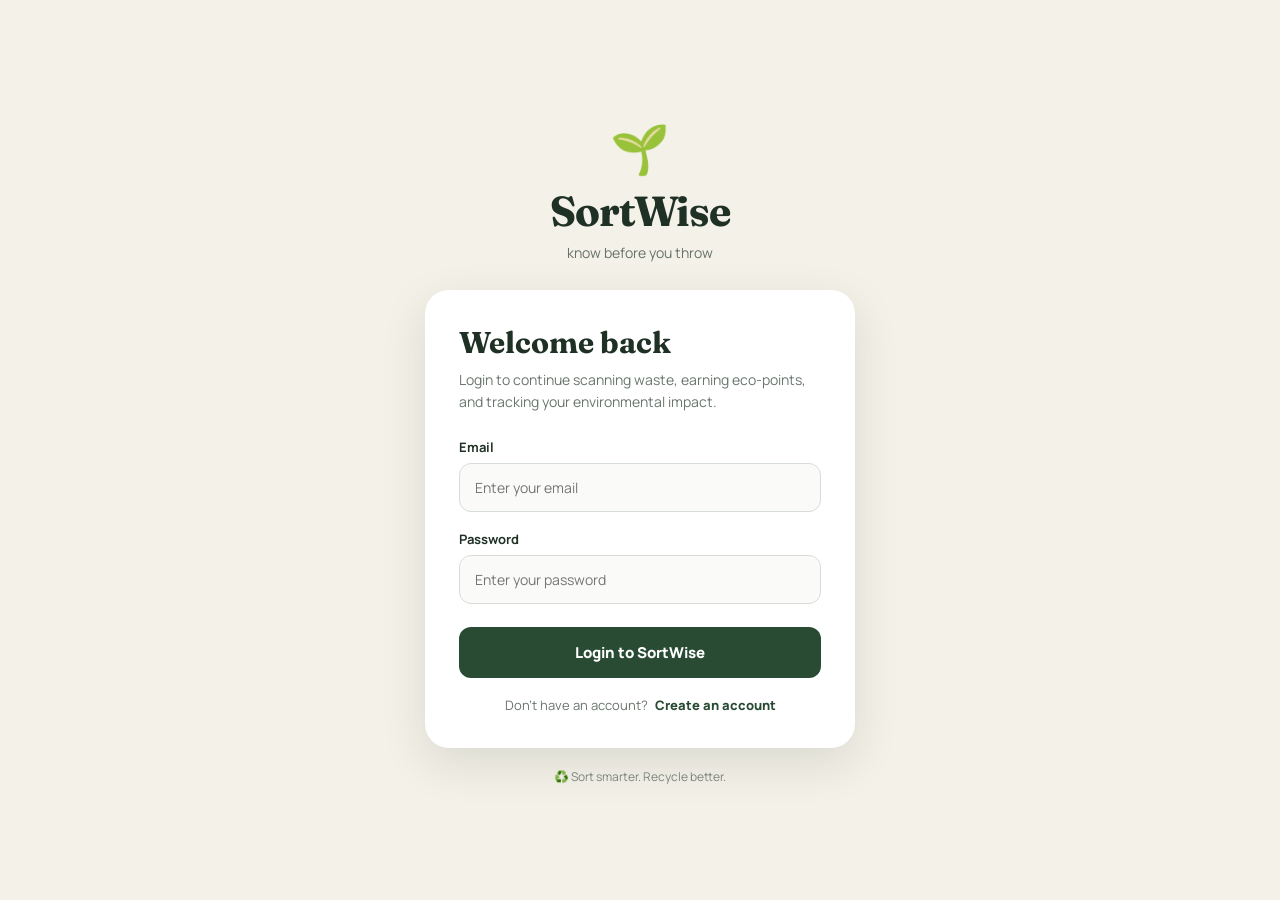
<file: frontend/index.html>
<!DOCTYPE html>

<html lang="en">

<head>

<meta charset="UTF-8" />

<meta
 name="viewport"
 content="width=device-width, initial-scale=1.0"
/>

<title>SortWise — know before you throw</title>

<link rel="preconnect" href="https://fonts.googleapis.com">

<link
    href="https://fonts.googleapis.com/css2?family=Fraunces:opsz,wght@9..144,400;9..144,500;9..144,600;9..144,700&family=Manrope:wght@400;500;600;700;800&display=swap"
    rel="stylesheet"
/>

<link rel="stylesheet" href="style.css" />

<style>

/* =========================================================
   PROFILE MENU
   ========================================================= */

.user-pill {
    position: relative;
}

.profile-menu {
    position: relative;
}

.profile-button {
    display: flex;
    align-items: center;
    gap: 8px;
    border: none;
    background: transparent;
    cursor: pointer;
    font-family: inherit;
    font-size: 14px;
    font-weight: 700;
    padding: 9px 12px;
    border-radius: 10px;
}

.profile-button:hover {
    background: rgba(0, 0, 0, 0.06);
}

.profile-avatar-small {
    width: 32px;
    height: 32px;
    border-radius: 50%;
    display: flex;
    align-items: center;
    justify-content: center;
    background: #315f3a;
    color: white;
    font-weight: 800;
    font-size: 14px;
}

.profile-arrow {
    font-size: 10px;
    margin-left: 2px;
}

.profile-dropdown {
    display: none;
    position: absolute;
    right: 0;
    top: calc(100% + 10px);
    width: 270px;
    background: #ffffff;
    border: 1px solid rgba(0, 0, 0, 0.08);
    border-radius: 16px;
    padding: 10px;
    box-shadow: 0 16px 40px rgba(0, 0, 0, 0.15);
    z-index: 9999;
}

.profile-dropdown.show {
    display: block;
}

.profile-info {
    display: flex;
    align-items: center;
    gap: 12px;
    padding: 12px;
}

.profile-avatar-large {
    width: 46px;
    height: 46px;
    min-width: 46px;
    border-radius: 50%;
    display: flex;
    align-items: center;
    justify-content: center;
    background: #315f3a;
    color: white;
    font-size: 19px;
    font-weight: 800;
}

.profile-user-name {
    font-size: 15px;
    font-weight: 800;
    color: #222;
}

.profile-user-email {
    font-size: 12px;
    color: #777;
    margin-top: 3px;
    word-break: break-word;
}

.profile-divider {
    height: 1px;
    background: #eeeeee;
    margin: 7px 4px;
}

.profile-dropdown-item {
    display: flex;
    align-items: center;
    gap: 10px;
    width: 100%;
    padding: 11px 12px;
    border: none;
    background: transparent;
    border-radius: 10px;
    text-decoration: none;
    color: #333;
    font-family: inherit;
    font-size: 14px;
    font-weight: 600;
    text-align: left;
    cursor: pointer;
}

.profile-dropdown-item:hover {
    background: #f5f5f5;
}

.profile-dropdown-item.logout-item {
    color: #c0392b;
}

.profile-dropdown-item.logout-item:hover {
    background: #fff0ee;
}

/* Mobile */

@media (max-width: 600px) {

    .profile-dropdown {
        right: -5px;
        width: 250px;
    }

    .profile-button {
        padding: 7px;
    }

    #navUserName {
        display: none;
    }

}


/* =========================================================
   PROFILE PAGE MODAL
   ========================================================= */

.profile-modal {
    position: fixed;
    inset: 0;
    background: rgba(0, 0, 0, 0.45);
    display: flex;
    align-items: center;
    justify-content: center;
    padding: 20px;
    z-index: 10000;
}

.profile-modal.hidden {
    display: none;
}

.profile-modal-card {
    width: 100%;
    max-width: 460px;
    background: white;
    border-radius: 20px;
    padding: 28px;
    box-shadow: 0 20px 60px rgba(0,0,0,0.2);
}

.profile-modal-header {
    display: flex;
    align-items: center;
    justify-content: space-between;
    margin-bottom: 22px;
}

.profile-modal-header h3 {
    margin: 0;
    font-family: "Fraunces", serif;
    font-size: 26px;
}

.profile-close {
    border: none;
    background: #f1f1f1;
    width: 34px;
    height: 34px;
    border-radius: 50%;
    cursor: pointer;
    font-size: 18px;
}

.profile-details {
    display: flex;
    flex-direction: column;
    gap: 12px;
}

.profile-detail-box {
    background: #f7f8f7;
    border-radius: 12px;
    padding: 14px;
}

.profile-detail-label {
    font-size: 11px;
    color: #777;
    margin-bottom: 5px;
    text-transform: uppercase;
    letter-spacing: 0.5px;
}

.profile-detail-value {
    font-size: 15px;
    font-weight: 700;
    color: #222;
    word-break: break-word;
}

.profile-modal-actions {
    margin-top: 22px;
    display: flex;
    gap: 10px;
}

.profile-modal-actions button {
    flex: 1;
}


/* =========================================================
   DISPOSAL GUIDE - TEXT WRAPPING FIX
   ========================================================= */

.ticket {
    width: 100%;
    max-width: 100%;
    min-width: 0;
    box-sizing: border-box;
}

.ticket-guide-side {
    width: 100%;
    min-width: 0;
    box-sizing: border-box;
    overflow: hidden;
}

.guide-summary {
    width: 100%;
    min-width: 0;
    margin: 0 0 24px;
    line-height: 1.6;
    white-space: normal;
    word-break: normal;
    overflow-wrap: break-word;
}

.guide-steps {
    width: 100%;
    max-width: 100%;
    min-width: 0;
    margin: 0;
    padding: 0;
    display: flex;
    flex-direction: column;
    gap: 22px;
    box-sizing: border-box;
}

.guide-steps li {
    width: 100%;
    max-width: 100%;
    min-width: 0;
    display: flex;
    align-items: flex-start;
    gap: 14px;
    margin: 0;
    padding: 0;
    list-style: none;
    box-sizing: border-box;
}

.guide-steps li > span:first-child {
    flex: 0 0 34px;
    width: 34px;
    height: 34px;
    min-width: 34px;
    display: flex;
    align-items: center;
    justify-content: center;
    border-radius: 50%;
    background: #e5f2e7;
    color: #237044;
    font-size: 15px;
    font-weight: 800;
    line-height: 1;
}

.guide-steps li > span:last-child {
    flex: 1 1 auto;
    width: auto;
    min-width: 0;
    display: block;
    box-sizing: border-box;
}

.guide-steps .step-title {
    display: block !important;
    width: 100%;
    margin: 0 0 6px;
    font-size: 17px;
    font-weight: 800;
    line-height: 1.35;
    color: #172d20;
    white-space: normal !important;
    word-break: normal !important;
    overflow-wrap: break-word !important;
}

.guide-steps .step-detail {
    display: block !important;
    width: 100%;
    font-size: 15px;
    font-weight: 400;
    line-height: 1.65;
    color: #64736b;
    white-space: normal !important;
    word-break: normal !important;
    overflow-wrap: break-word !important;
}

.guide-avoid {
    width: 100%;
    min-width: 0;
    box-sizing: border-box;
    margin-top: 24px;
    word-break: normal;
    overflow-wrap: break-word;
}

.guide-avoid p,
.guide-avoid li {
    white-space: normal;
    word-break: normal;
    overflow-wrap: break-word;
}

/* Make the result ticket use two proper columns on desktop */
@media (min-width: 801px) {
    .ticket {
        display: grid;
        grid-template-columns: minmax(0, 0.9fr) minmax(0, 1.1fr);
        align-items: stretch;
        gap: 0;
    }

    .ticket-stamp-side,
    .ticket-guide-side {
        min-width: 0;
        width: 100%;
    }

    .ticket-guide-side {
        padding-left: 28px;
    }
}

/* Mobile: one column, full readable width */
@media (max-width: 800px) {
    .ticket {
        display: flex;
        flex-direction: column;
    }

    .ticket-divider {
        width: 100%;
        height: 1px;
        margin: 24px 0;
    }

    .ticket-stamp-side,
    .ticket-guide-side {
        width: 100%;
        min-width: 0;
    }

    .ticket-guide-side {
        padding-left: 0;
    }
}

@media (max-width: 600px) {
    .guide-steps li {
        gap: 12px;
    }

    .guide-steps li > span:first-child {
        flex-basis: 32px;
        width: 32px;
        min-width: 32px;
        height: 32px;
    }

    .guide-steps .step-title {
        font-size: 16px;
    }

    .guide-steps .step-detail {
        font-size: 14px;
        line-height: 1.6;
    }
}

</style>

</head>

<body>

<!-- =========================================================
     AUTHENTICATION CHECK
     ========================================================= -->

<script>

(function () {

    const token =
        localStorage.getItem("sortwiseToken");

    const loggedIn =
        localStorage.getItem("sortwiseLoggedIn");


    /*
     * If there is no login token,
     * redirect to login page.
     */

    if (!token || loggedIn !== "true") {

        window.location.replace("login.html");

    }

})();

</script>

<!-- =========================================================
     VERIFICATION BANNER
     ========================================================= -->

<div
    id="verifyBanner"
    class="verify-banner hidden"
>


⚠️ Class labels are unverified — the backend is guessing
which prediction index maps to which category.
Run <code>find_class_order.py</code> and update
<code>config.py</code> before trusting results.


</div>

<!-- =========================================================
     TOP BAR
     ========================================================= -->

<header class="topbar">

<div class="brand">


<span class="brand-mark">🌱</span>

<span class="brand-name">
    SortWise
</span>


</div>

<!-- =========================================================
     USER PROFILE / MENU
     ========================================================= -->

<div
    class="user-pill"
    id="userPill"
>


<div class="profile-menu">


    <button
        id="profileButton"
        class="profile-button"
        type="button"
        onclick="toggleProfileMenu()"
    >

        <span
            class="profile-avatar-small"
            id="profileAvatarSmall"
        >
            U
        </span>

        <span id="navUserName">
            Profile
        </span>

        <span class="profile-arrow">
            ▼
        </span>

    </button>



    <!-- =================================================
         PROFILE DROPDOWN
         ================================================= -->

    <div
        class="profile-dropdown"
        id="profileDropdown"
    >


        <div class="profile-info">


            <div
                class="profile-avatar-large"
                id="profileAvatarLarge"
            >
                U
            </div>


            <div>

                <div
                    class="profile-user-name"
                    id="dropdownUserName"
                >
                    User
                </div>


                <div
                    class="profile-user-email"
                    id="dropdownUserEmail"
                >
                    Loading...
                </div>

            </div>


        </div>


        <div class="profile-divider"></div>


        <button
            class="profile-dropdown-item"
            type="button"
            onclick="openProfile()"
        >

            👤

            <span>
                My Profile
            </span>

        </button>


        <button
            class="profile-dropdown-item logout-item"
            type="button"
            onclick="logout()"
        >

            🚪

            <span>
                Logout
            </span>

        </button>


    </div>


</div>


<!-- Existing reward information -->

<div
    class="user-stats hidden"
    id="userStats"
>

    <span id="levelTitle">
        Seedling
    </span>

    <span class="dot">
        ·
    </span>

    <span id="pointsTotal">
        0
    </span>

    pts

</div>


</div>

</header>

<!-- =========================================================
     NAVIGATION
     ========================================================= -->

<nav class="tabs">

<button
class="tab active"
data-tab="scan"

>


Scan


</button>

<button
class="tab"
data-tab="leaderboard"

>


Leaderboard


</button>

<button
class="tab"
data-tab="history"

>


My history


</button>

</nav>

<!-- =========================================================
     MAIN
     ========================================================= -->

<main>

<!-- =========================================================
     SCAN VIEW
     ========================================================= -->

<section
    id="view-scan"
    class="view active"
>

<div class="hero">


<h1>
    Know what bin it belongs in —
    <em>before</em> you throw it.
</h1>


<p class="hero-sub">

    Upload a photo. We'll tell you if it's recyclable,
    general waste, or e-waste, and exactly what to do next.

</p>


</div>

<!-- IMAGE DROPZONE -->

<div
    class="dropzone"
    id="dropzone"
>


<input
    type="file"
    id="fileInput"
    accept="image/*"
    capture="environment"
    hidden
/>


<div id="dropzoneEmpty">

    <div class="dz-icon">
        📷
    </div>


    <p class="dz-title">
        Drop a photo here, or tap to choose one
    </p>


    <p class="dz-sub">
        JPG, PNG or WEBP — up to 8MB
    </p>

</div>


<img
    id="previewImg"
    class="hidden"
    alt="Selected item preview"
/>


</div>

<!-- SCAN ACTIONS -->

<div class="scan-actions">


<button
    id="classifyBtn"
    class="btn-primary"
    disabled
>
    Classify this item
</button>


<button
    id="resetBtn"
    class="btn-ghost hidden"
>
    Choose another photo
</button>


</div>

<!-- LOADING -->

<div
    id="loadingRow"
    class="loading-row hidden"
>


<div class="spinner"></div>

<span>
    Reading the image…
</span>


</div>

<!-- ERROR -->

<div
    id="errorBox"
    class="error-box hidden"
></div>

<!-- =====================================================
     RESULT TICKET
     ===================================================== -->

<section
    id="resultTicket"
    class="ticket hidden"
>


<div class="ticket-stamp-side">


    <div
        class="stamp"
        id="stamp"
    >

        <span
            class="stamp-label"
            id="stampLabel"
        >
            Recyclable
        </span>

    </div>


    <div class="confidence-row">

        <span id="confidenceText">
            92% confident
        </span>

    </div>


    <div
        id="lowConfidenceNote"
        class="low-conf-note hidden"
    >

        Not fully sure — consider a clearer,
        closer photo of just this item.

    </div>


    <div
        class="prob-bars"
        id="probBars"
    ></div>

    <!-- Grad-CAM Heatmap Section -->
    <div id="gradcamSection" class="gradcam-section hidden">
        <div class="gradcam-header">
            <span class="gradcam-icon">🔍</span>
            <span class="gradcam-title">AI Feature Attention Map</span>
        </div>
        <p id="gradcamLabel" class="gradcam-label">
            Red/yellow areas = what the AI focused on most
        </p>
        <div class="gradcam-img-wrap">
            <img
                id="gradcamImg"
                class="gradcam-img"
                src=""
                alt="Grad-CAM heatmap"
            />
        </div>
        <p class="gradcam-hint">
            🟥 Red = highest attention &nbsp;|&nbsp;
            🟨 Yellow = medium &nbsp;|&nbsp;
            🟦 Blue = low attention
        </p>
    </div>


    <div
        class="points-earned"
        id="pointsEarnedBox"
    >

        <span class="plus">

            +

            <span id="pointsEarnedNum">
                0
            </span>

        </span>


        <span>
            eco-points earned
        </span>

    </div>


    <div
        id="badgeToast"
        class="badge-toast hidden"
    ></div>


</div>


<div
    class="ticket-divider"
    aria-hidden="true"
></div>


<div class="ticket-guide-side">


    <p
        class="guide-summary"
        id="guideSummary"
    ></p>


    <ol
        class="guide-steps"
        id="guideSteps"
    ></ol>


    <div
        class="guide-avoid"
        id="guideAvoid"
    ></div>


</div>


</section>

<!-- =====================================================
     REWARD / GROWTH
     ===================================================== -->

<div
    class="growth-panel"
    id="growthPanel"
>


<div class="growth-header">

    <span id="growthLevelTitle">
        Seedling
    </span>


    <span id="growthPointsLabel">
        0 / 100 pts to next level
    </span>

</div>


<div class="growth-bar">

    <div
        class="growth-fill"
        id="growthFill"
    ></div>

</div>


<div
    class="badges-row"
    id="badgesRow"
></div>


</div>

</section>



<!-- =========================================================
     LEADERBOARD
     ========================================================= -->

<section
    id="view-leaderboard"
    class="view"
>

<h2 class="view-title">
    Community leaderboard
</h2>

<p class="view-sub">
    Everyone chipping in to sort waste correctly.
</p>

<ol
    class="leaderboard-list"
    id="leaderboardList"
></ol>

</section>

<!-- =========================================================
     HISTORY
     ========================================================= -->

<section
    id="view-history"
    class="view"
>

<h2 class="view-title">
    Your scan history
</h2>

<p
    class="view-sub"
    id="historySub"
>
    Set your name to start tracking scans.
</p>

<ul
    class="history-list"
    id="historyList"
></ul>

</section>

</main>


<!-- =========================================================
     SORTWISE AI FLOATING CHATBOT
     ========================================================= -->

<button
    id="chatbotFloatingBtn"
    class="chatbot-floating-btn"
    type="button"
    aria-label="Open SortWise AI Assistant"
    title="SortWise AI Assistant"
>
    🌱
</button>

<div
    id="chatbotWindow"
    class="chatbot-window hidden"
    role="dialog"
    aria-label="SortWise AI Assistant"
>

    <div class="chatbot-header">

        <div class="chatbot-header-info">

            <div class="chatbot-logo">
                🌱
            </div>

            <div class="chatbot-heading">

                <div class="chatbot-title">
                    SortWise AI
                </div>

                <div class="chatbot-online">
                    ● Local AI Assistant
                </div>

            </div>

        </div>

        <div class="chatbot-header-actions">

            <button
                id="chatClearBtn"
                class="chatbot-icon-btn"
                type="button"
                title="Clear conversation"
                aria-label="Clear conversation"
            >
                ↻
            </button>

            <button
                id="chatCloseBtn"
                class="chatbot-icon-btn"
                type="button"
                title="Close chatbot"
                aria-label="Close chatbot"
            >
                ×
            </button>

        </div>

    </div>

    <div
        id="chatMessages"
        class="chat-messages"
        aria-live="polite"
    ></div>

    <div
        id="chatStatus"
        class="chat-status hidden"
    >
        SortWise AI is thinking...
    </div>

    <form
        id="chatForm"
        class="chat-input-area"
    >

        <input
            type="text"
            id="chatInput"
            placeholder="Ask about waste disposal..."
            autocomplete="off"
            maxlength="2000"
            aria-label="Ask SortWise AI"
        >

        <button
            id="chatSendBtn"
            class="chat-send-btn"
            type="submit"
            aria-label="Send message"
            title="Send message"
        >
            ➤
        </button>

    </form>

</div>

<!-- =========================================================
     NAME MODAL
     ========================================================= -->

<div
    id="nameModal"
    class="modal hidden"
>

<div class="modal-card">


<h3>
    What should we call you?
</h3>


<p>
    Used only to track your points and badges
    on this device — no password needed.
</p>


<input
    id="nameInput"
    type="text"
    maxlength="40"
    placeholder="e.g. Aditi"
/>


<div class="modal-actions">


    <button
        id="nameCancelBtn"
        class="btn-ghost"
    >
        Cancel
    </button>


    <button
        id="nameSaveBtn"
        class="btn-primary"
    >
        Save
    </button>


</div>


</div>

</div>

<!-- =========================================================
     PROFILE MODAL
     ========================================================= -->

<div
    id="profileModal"
    class="profile-modal hidden"
>

<div class="profile-modal-card">


<div class="profile-modal-header">


    <h3>
        My Profile
    </h3>


    <button
        class="profile-close"
        type="button"
        onclick="closeProfile()"
    >
        ×
    </button>


</div>


<div class="profile-details">


    <div class="profile-detail-box">

        <div class="profile-detail-label">
            Name
        </div>

        <div
            class="profile-detail-value"
            id="profileNameValue"
        >
            Loading...
        </div>

    </div>


    <div class="profile-detail-box">

        <div class="profile-detail-label">
            Email
        </div>

        <div
            class="profile-detail-value"
            id="profileEmailValue"
        >
            Loading...
        </div>

    </div>


    <div class="profile-detail-box">

        <div class="profile-detail-label">
            Username
        </div>

        <div
            class="profile-detail-value"
            id="profileUsernameValue"
        >
            Loading...
        </div>

    </div>


    <div class="profile-detail-box">

        <div class="profile-detail-label">
            Eco Points
        </div>

        <div
            class="profile-detail-value"
            id="profilePointsValue"
        >
            0 pts
        </div>

    </div>


</div>


<div class="profile-modal-actions">


    <button
        class="btn-ghost"
        type="button"
        onclick="closeProfile()"
    >
        Close
    </button>


    <button
        class="btn-primary"
        type="button"
        onclick="logout()"
    >
        Logout
    </button>


</div>


</div>

</div>



<style>
/* =========================================================
   SORTWISE AI FLOATING CHATBOT
   ========================================================= */

.chatbot-floating-btn {
    position: fixed;
    right: 25px;
    bottom: 25px;
    width: 62px;
    height: 62px;
    border: none;
    border-radius: 50%;
    background: var(--moss);
    color: white;
    font-size: 27px;
    display: flex;
    align-items: center;
    justify-content: center;
    cursor: pointer;
    box-shadow: 0 8px 25px rgba(0, 0, 0, 0.20);
    z-index: 9998;
    transition: transform 0.2s ease, box-shadow 0.2s ease;
}

.chatbot-floating-btn:hover {
    transform: scale(1.08);
    box-shadow: 0 12px 30px rgba(0, 0, 0, 0.25);
}

.chatbot-floating-btn:active {
    transform: scale(0.95);
}

.chatbot-floating-btn.hidden {
    display: none;
}

.chatbot-window {
    position: fixed;
    right: 25px;
    bottom: 100px;
    width: 370px;
    height: 530px;
    background: var(--paper);
    border: 1px solid var(--line);
    border-radius: 18px;
    overflow: hidden;
    display: flex;
    flex-direction: column;
    box-shadow: 0 18px 55px rgba(0, 0, 0, 0.22);
    z-index: 9999;
    animation: sortwiseChatOpen 0.2s ease;
}

.chatbot-window.hidden {
    display: none;
}

@keyframes sortwiseChatOpen {
    from {
        opacity: 0;
        transform: translateY(15px) scale(0.97);
    }
    to {
        opacity: 1;
        transform: translateY(0) scale(1);
    }
}

.chatbot-header {
    min-height: 68px;
    padding: 12px 14px;
    display: flex;
    align-items: center;
    justify-content: space-between;
    background: var(--moss);
    color: white;
}

.chatbot-header-info {
    display: flex;
    align-items: center;
    gap: 10px;
}

.chatbot-logo {
    width: 40px;
    height: 40px;
    border-radius: 50%;
    display: flex;
    align-items: center;
    justify-content: center;
    background: rgba(255, 255, 255, 0.17);
    font-size: 21px;
}

.chatbot-title {
    font-size: 15px;
    font-weight: 700;
    line-height: 1.2;
}

.chatbot-online {
    margin-top: 3px;
    font-size: 10px;
    opacity: 0.85;
}

.chatbot-header-actions {
    display: flex;
    align-items: center;
    gap: 3px;
}

.chatbot-icon-btn {
    width: 32px;
    height: 32px;
    border: none;
    border-radius: 50%;
    background: transparent;
    color: white;
    cursor: pointer;
    font-size: 20px;
    display: flex;
    align-items: center;
    justify-content: center;
}

.chatbot-icon-btn:hover {
    background: rgba(255, 255, 255, 0.15);
}

.chatbot-icon-btn:disabled {
    opacity: 0.5;
    cursor: not-allowed;
}

.chat-messages {
    flex: 1;
    min-height: 0;
    overflow-y: auto;
    padding: 16px;
    display: flex;
    flex-direction: column;
    gap: 13px;
    background: var(--paper);
}

.chat-messages::-webkit-scrollbar {
    width: 6px;
}

.chat-messages::-webkit-scrollbar-thumb {
    background: var(--line);
    border-radius: 10px;
}

.chat-message {
    display: flex;
    align-items: flex-start;
    gap: 8px;
    max-width: 88%;
    animation: chatMessageIn 0.15s ease;
}

@keyframes chatMessageIn {
    from {
        opacity: 0;
        transform: translateY(4px);
    }
    to {
        opacity: 1;
        transform: translateY(0);
    }
}

.bot-message {
    align-self: flex-start;
}

.user-message {
    align-self: flex-end;
    flex-direction: row-reverse;
}

.chat-avatar {
    width: 30px;
    height: 30px;
    min-width: 30px;
    border-radius: 50%;
    display: flex;
    align-items: center;
    justify-content: center;
    background: var(--moss-soft);
    font-size: 15px;
}

.chat-bubble {
    padding: 10px 12px;
    border-radius: 13px;
    font-size: 13px;
    line-height: 1.55;
    white-space: pre-wrap;
    word-break: break-word;
}

.bot-message .chat-bubble {
    background: var(--stone-soft);
    color: var(--ink);
    border-top-left-radius: 4px;
}

.user-message .chat-bubble {
    background: var(--moss);
    color: white;
    border-top-right-radius: 4px;
}

.chat-status {
    padding: 7px 15px;
    background: var(--paper);
    color: var(--ink-soft);
    font-size: 11px;
    font-style: italic;
}

.chat-status.hidden {
    display: none;
}

.chat-input-area {
    display: flex;
    align-items: center;
    gap: 8px;
    padding: 11px;
    background: var(--paper);
    border-top: 1px solid var(--line);
}

#chatInput {
    flex: 1;
    min-width: 0;
    height: 42px;
    padding: 0 14px;
    border: 1px solid var(--line);
    border-radius: 22px;
    outline: none;
    background: white;
    color: var(--ink);
    font-size: 13px;
}

#chatInput:focus {
    border-color: var(--moss);
}

#chatInput:disabled {
    opacity: 0.6;
    cursor: not-allowed;
}

.chat-send-btn {
    width: 42px;
    height: 42px;
    min-width: 42px;
    border: none;
    border-radius: 50%;
    background: var(--moss);
    color: white;
    cursor: pointer;
    font-size: 17px;
    display: flex;
    align-items: center;
    justify-content: center;
}

.chat-send-btn:hover {
    opacity: 0.9;
}

.chat-send-btn:disabled {
    opacity: 0.5;
    cursor: not-allowed;
}

@media (max-width: 600px) {
    .chatbot-floating-btn {
        right: 18px;
        bottom: 18px;
        width: 56px;
        height: 56px;
        font-size: 24px;
    }

    .chatbot-window {
        left: 10px;
        right: 10px;
        bottom: 84px;
        width: auto;
        height: min(540px, 72vh);
        border-radius: 16px;
    }

    .chat-message {
        max-width: 92%;
    }
}
</style>

<!-- =========================================================
     SCRIPT
     ========================================================= -->

<script src="script.js"></script>

<!-- =========================================================
     PROFILE + LOGOUT FUNCTIONS
     ========================================================= -->

<script>


/* =========================================================
   USER DATA
   ========================================================= */

function getStoredUser() {

    try {

        const storedUser =
            localStorage.getItem("sortwiseUser");

        if (!storedUser) {
            return null;
        }

        return JSON.parse(storedUser);

    } catch (error) {

        console.error(
            "Unable to read stored user:",
            error
        );

        return null;

    }

}


/* =========================================================
   LOAD USER INFORMATION
   ========================================================= */

function loadUserInformation() {

    const user =
        getStoredUser();


    if (!user) {

        setDefaultUser();

        return;

    }


    /*
     * Support common property names.
     */

    const name =
        user.name ||
        user.full_name ||
        user.fullName ||
        user.username ||
        "User";


    const email =
        user.email ||
        user.email_address ||
        "";


    const username =
        user.username ||
        user.user_name ||
        name;


    /*
     * Update navbar
     */

    const navUserName =
        document.getElementById("navUserName");

    if (navUserName) {
        navUserName.textContent = name;
    }


    /*
     * Update dropdown
     */

    const dropdownUserName =
        document.getElementById("dropdownUserName");

    if (dropdownUserName) {
        dropdownUserName.textContent = name;
    }


    const dropdownUserEmail =
        document.getElementById("dropdownUserEmail");

    if (dropdownUserEmail) {

        dropdownUserEmail.textContent =
            email || "Logged in user";

    }


    /*
     * Update avatars
     */

    const firstLetter =
        name.charAt(0).toUpperCase();


    const smallAvatar =
        document.getElementById(
            "profileAvatarSmall"
        );

    const largeAvatar =
        document.getElementById(
            "profileAvatarLarge"
        );


    if (smallAvatar) {
        smallAvatar.textContent = firstLetter;
    }


    if (largeAvatar) {
        largeAvatar.textContent = firstLetter;
    }


    /*
     * Update profile modal
     */

    const profileNameValue =
        document.getElementById(
            "profileNameValue"
        );

    const profileEmailValue =
        document.getElementById(
            "profileEmailValue"
        );

    const profileUsernameValue =
        document.getElementById(
            "profileUsernameValue"
        );


    if (profileNameValue) {
        profileNameValue.textContent = name;
    }


    if (profileEmailValue) {
        profileEmailValue.textContent =
            email || "Not available";
    }


    if (profileUsernameValue) {
        profileUsernameValue.textContent =
            username || "Not available";
    }


    /*
     * Eco points
     */

    const points =
        user.points ||
        user.eco_points ||
        user.ecoPoints ||
        0;


    const profilePointsValue =
        document.getElementById(
            "profilePointsValue"
        );


    if (profilePointsValue) {

        profilePointsValue.textContent =
            Number(points) + " pts";

    }

}


/* =========================================================
   DEFAULT USER
   ========================================================= */

function setDefaultUser() {

    const navUserName =
        document.getElementById(
            "navUserName"
        );

    if (navUserName) {
        navUserName.textContent = "Profile";
    }


    const dropdownUserName =
        document.getElementById(
            "dropdownUserName"
        );

    if (dropdownUserName) {
        dropdownUserName.textContent = "User";
    }


    const dropdownUserEmail =
        document.getElementById(
            "dropdownUserEmail"
        );

    if (dropdownUserEmail) {
        dropdownUserEmail.textContent =
            "Logged in user";
    }

}


/* =========================================================
   TOGGLE PROFILE DROPDOWN
   ========================================================= */

function toggleProfileMenu() {

    const dropdown =
        document.getElementById(
            "profileDropdown"
        );


    if (!dropdown) {
        return;
    }


    dropdown.classList.toggle("show");

}


/* =========================================================
   CLOSE PROFILE DROPDOWN WHEN CLICKING OUTSIDE
   ========================================================= */

document.addEventListener(
    "click",
    function (event) {

        const profileMenu =
            document.querySelector(
                ".profile-menu"
            );


        const dropdown =
            document.getElementById(
                "profileDropdown"
            );


        if (!profileMenu || !dropdown) {
            return;
        }


        if (!profileMenu.contains(event.target)) {

            dropdown.classList.remove(
                "show"
            );

        }

    }
);


/* =========================================================
   OPEN MY PROFILE
   ========================================================= */

function openProfile() {

    const dropdown =
        document.getElementById(
            "profileDropdown"
        );


    if (dropdown) {

        dropdown.classList.remove(
            "show"
        );

    }


    const modal =
        document.getElementById(
            "profileModal"
        );


    if (modal) {

        modal.classList.remove(
            "hidden"
        );

    }


    loadUserInformation();

}


/* =========================================================
   CLOSE MY PROFILE
   ========================================================= */

function closeProfile() {

    const modal =
        document.getElementById(
            "profileModal"
        );


    if (modal) {

        modal.classList.add(
            "hidden"
        );

    }

}


/* =========================================================
   CLOSE PROFILE MODAL WHEN CLICKING BACKDROP
   ========================================================= */

document.addEventListener(
    "click",
    function (event) {

        const modal =
            document.getElementById(
                "profileModal"
            );


        if (
            modal &&
            event.target === modal
        ) {

            closeProfile();

        }

    }
);


/* =========================================================
   LOGOUT
   ========================================================= */

function logout() {

    /*
     * Remove SortWise authentication.
     */

    localStorage.removeItem(
        "sortwiseToken"
    );


    localStorage.removeItem(
        "sortwiseLoggedIn"
    );


    /*
     * Remove logged-in user information.
     */

    localStorage.removeItem(
        "sortwiseUser"
    );


    /*
     * Clear temporary session data.
     */

    sessionStorage.clear();


    /*
     * Redirect to login page.
     */

    window.location.replace(
        "login.html"
    );

}


/* =========================================================
   LOAD USER WHEN PAGE OPENS
   ========================================================= */

document.addEventListener(
    "DOMContentLoaded",
    function () {

        loadUserInformation();

    }
);


</script>

</body>

</html>
</file>
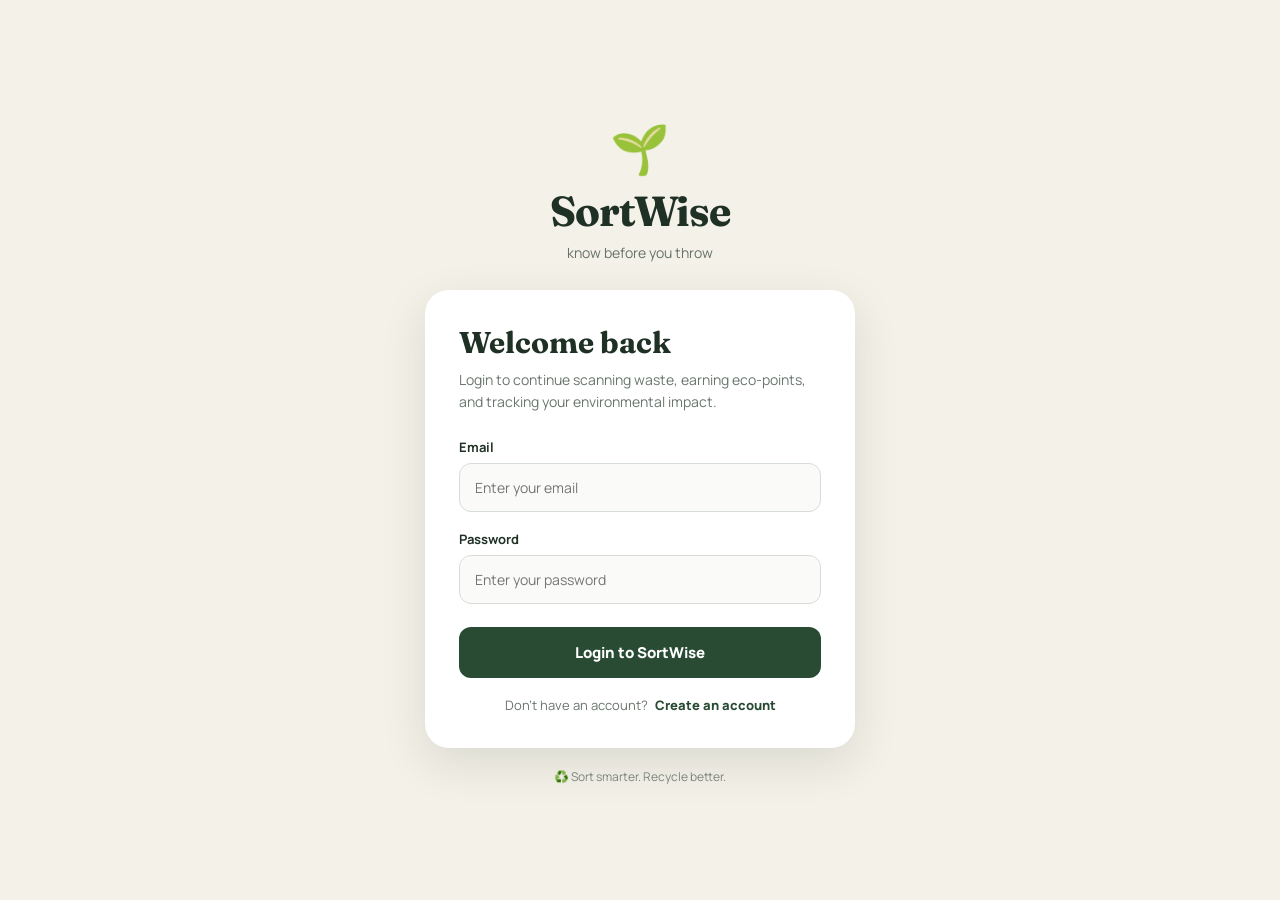
<file: frontend/login.html>
<!DOCTYPE html>
<html lang="en">
<head>
    <meta charset="UTF-8">
    <meta name="viewport" content="width=device-width, initial-scale=1.0">

    <title>SortWise — Login</title>

    <link rel="preconnect" href="https://fonts.googleapis.com">
    <link
        href="https://fonts.googleapis.com/css2?family=Fraunces:opsz,wght@9..144,400;9..144,500;9..144,600;9..144,700&family=Manrope:wght@400;500;600;700;800&display=swap"
        rel="stylesheet"
    >

    <style>
        * {
            box-sizing: border-box;
            margin: 0;
            padding: 0;
        }

        body {
            min-height: 100vh;
            display: flex;
            justify-content: center;
            align-items: center;
            padding: 20px;
            font-family: "Manrope", sans-serif;
            background: #f4f1e8;
            color: #1f3025;
        }

        .login-container {
            width: 100%;
            max-width: 430px;
        }

        .brand {
            text-align: center;
            margin-bottom: 28px;
        }

        .brand-mark {
            font-size: 48px;
            display: block;
            margin-bottom: 5px;
        }

        .brand-name {
            font-family: "Fraunces", serif;
            font-size: 42px;
            font-weight: 700;
            letter-spacing: -1px;
        }

        .tagline {
            margin-top: 6px;
            font-size: 14px;
            color: #667269;
        }

        .login-card {
            background: #ffffff;
            border-radius: 24px;
            padding: 34px;
            box-shadow: 0 15px 45px rgba(31, 48, 37, 0.12);
        }

        .login-card h1 {
            font-family: "Fraunces", serif;
            font-size: 30px;
            margin-bottom: 8px;
        }

        .login-card > p {
            color: #69756d;
            font-size: 14px;
            line-height: 1.6;
            margin-bottom: 25px;
        }

        .form-group {
            margin-bottom: 18px;
        }

        label {
            display: block;
            font-size: 13px;
            font-weight: 700;
            margin-bottom: 7px;
        }

        input {
            width: 100%;
            padding: 14px 15px;
            border: 1px solid #d6ddd7;
            border-radius: 12px;
            outline: none;
            font-family: inherit;
            font-size: 14px;
            background: #fafbf9;
        }

        input:focus {
            border-color: #477657;
            box-shadow: 0 0 0 3px rgba(71, 118, 87, 0.1);
        }

        .login-btn {
            width: 100%;
            border: none;
            border-radius: 12px;
            padding: 15px;
            margin-top: 5px;
            background: #294b34;
            color: white;
            font-family: inherit;
            font-size: 15px;
            font-weight: 800;
            cursor: pointer;
            transition: 0.2s;
        }

        .login-btn:hover {
            background: #1e3b27;
            transform: translateY(-1px);
        }

        .login-btn:disabled {
            opacity: 0.65;
            cursor: not-allowed;
            transform: none;
        }

        .signup-link {
            text-align: center;
            margin-top: 18px;
            color: #69756d;
            font-size: 13px;
        }

        .signup-link a {
            color: #294b34;
            font-weight: 800;
            text-decoration: none;
            margin-left: 4px;
        }

        .signup-link a:hover {
            text-decoration: underline;
        }

        .error-box {
            display: none;
            margin-top: 16px;
            padding: 12px 14px;
            border-radius: 10px;
            background: #fff0ee;
            color: #a23b2f;
            font-size: 13px;
            line-height: 1.5;
        }

        .success-box {
            display: none;
            margin-top: 16px;
            padding: 12px 14px;
            border-radius: 10px;
            background: #edf8ef;
            color: #276238;
            font-size: 13px;
        }

        .footer-text {
            text-align: center;
            margin-top: 20px;
            font-size: 12px;
            color: #7b857e;
        }

        @media (max-width: 500px) {
            .login-card {
                padding: 25px;
            }

            .brand-name {
                font-size: 36px;
            }
        }
    </style>
</head>

<body>

<div class="login-container">

    <div class="brand">
        <span class="brand-mark">🌱</span>
        <div class="brand-name">SortWise</div>
        <div class="tagline">know before you throw</div>
    </div>

    <div class="login-card">

        <h1>Welcome back</h1>

        <p>
            Login to continue scanning waste, earning eco-points,
            and tracking your environmental impact.
        </p>

        <form id="loginForm">

            <div class="form-group">
                <label for="email">Email</label>

                <input
                    type="email"
                    id="email"
                    placeholder="Enter your email"
                    required
                    autocomplete="email"
                >
            </div>

            <div class="form-group">
                <label for="password">Password</label>

                <input
                    type="password"
                    id="password"
                    placeholder="Enter your password"
                    required
                    autocomplete="current-password"
                >
            </div>

            <button
                type="submit"
                id="loginBtn"
                class="login-btn"
            >
                Login to SortWise
            </button>

        </form>

        <div class="signup-link">
            Don't have an account?
            <a href="signup.html">Create an account</a>
        </div>

        <div id="errorBox" class="error-box"></div>

        <div id="successBox" class="success-box"></div>

    </div>

    <div class="footer-text">
        ♻️ Sort smarter. Recycle better.
    </div>

</div>

<script>
const loginForm = document.getElementById("loginForm");
const emailInput = document.getElementById("email");
const passwordInput = document.getElementById("password");
const loginBtn = document.getElementById("loginBtn");

const errorBox = document.getElementById("errorBox");
const successBox = document.getElementById("successBox");


/*
 * If the user is already logged in, don't show the login page again.
 */
(function checkExistingLogin() {
    const token = localStorage.getItem("sortwiseToken");
    const loggedIn = localStorage.getItem("sortwiseLoggedIn");

    if (token && loggedIn === "true") {
        window.location.replace("index.html");
    }
})();


loginForm.addEventListener("submit", async function (e) {
    e.preventDefault();

    hideMessages();

    const email = emailInput.value.trim().toLowerCase();
    const password = passwordInput.value;

    if (!email || !password) {
        showError("Please enter email and password.");
        return;
    }

    loginBtn.disabled = true;
    loginBtn.textContent = "Logging in...";

    try {
        const response = await fetch("/api/login", {
            method: "POST",

            headers: {
                "Content-Type": "application/json",
                "Accept": "application/json"
            },

            body: JSON.stringify({
                email: email,
                password: password
            })
        });

        /*
         * Read as text first.
         * This prevents the confusing:
         * Unexpected token '<'
         * error when Flask accidentally returns HTML.
         */
        const text = await response.text();

        let data;

        try {
            data = JSON.parse(text);
        } catch (jsonError) {
            console.error("Non-JSON response from /api/login:");
            console.error(text);

            showError(
                "Server returned an invalid response. " +
                "Make sure you are opening SortWise through Flask at " +
                "http://127.0.0.1:5000/login.html"
            );

            return;
        }

        if (!response.ok) {
            showError(
                data.error ||
                data.message ||
                "Invalid email or password."
            );

            return;
        }

        const token = data.token || data.access_token;

        if (!token) {
            showError(
                "Login succeeded, but no authentication token was received."
            );

            return;
        }

        /*
         * Save authentication information.
         */
        localStorage.setItem("sortwiseToken", token);
        localStorage.setItem("sortwiseLoggedIn", "true");

        if (data.user) {
            localStorage.setItem(
                "sortwiseUser",
                JSON.stringify(data.user)
            );

            if (data.user.username) {
                localStorage.setItem(
                    "sortwise_username",
                    data.user.username
                );
            }
        }

        showSuccess("Login successful. Opening SortWise...");

        /*
         * Small delay so the success message is visible.
         */
        setTimeout(function () {
            window.location.replace("index.html");
        }, 300);

    } catch (error) {
        console.error("Login error:", error);

        showError(
            "Cannot connect to the SortWise server. " +
            "Please make sure Flask is running."
        );
    } finally {
        loginBtn.disabled = false;
        loginBtn.textContent = "Login to SortWise";
    }
});


function showError(message) {
    errorBox.textContent = message;
    errorBox.style.display = "block";
}


function showSuccess(message) {
    successBox.textContent = message;
    successBox.style.display = "block";
}


function hideMessages() {
    errorBox.textContent = "";
    errorBox.style.display = "none";

    successBox.textContent = "";
    successBox.style.display = "none";
}
</script>

</body>
</html>
</file>
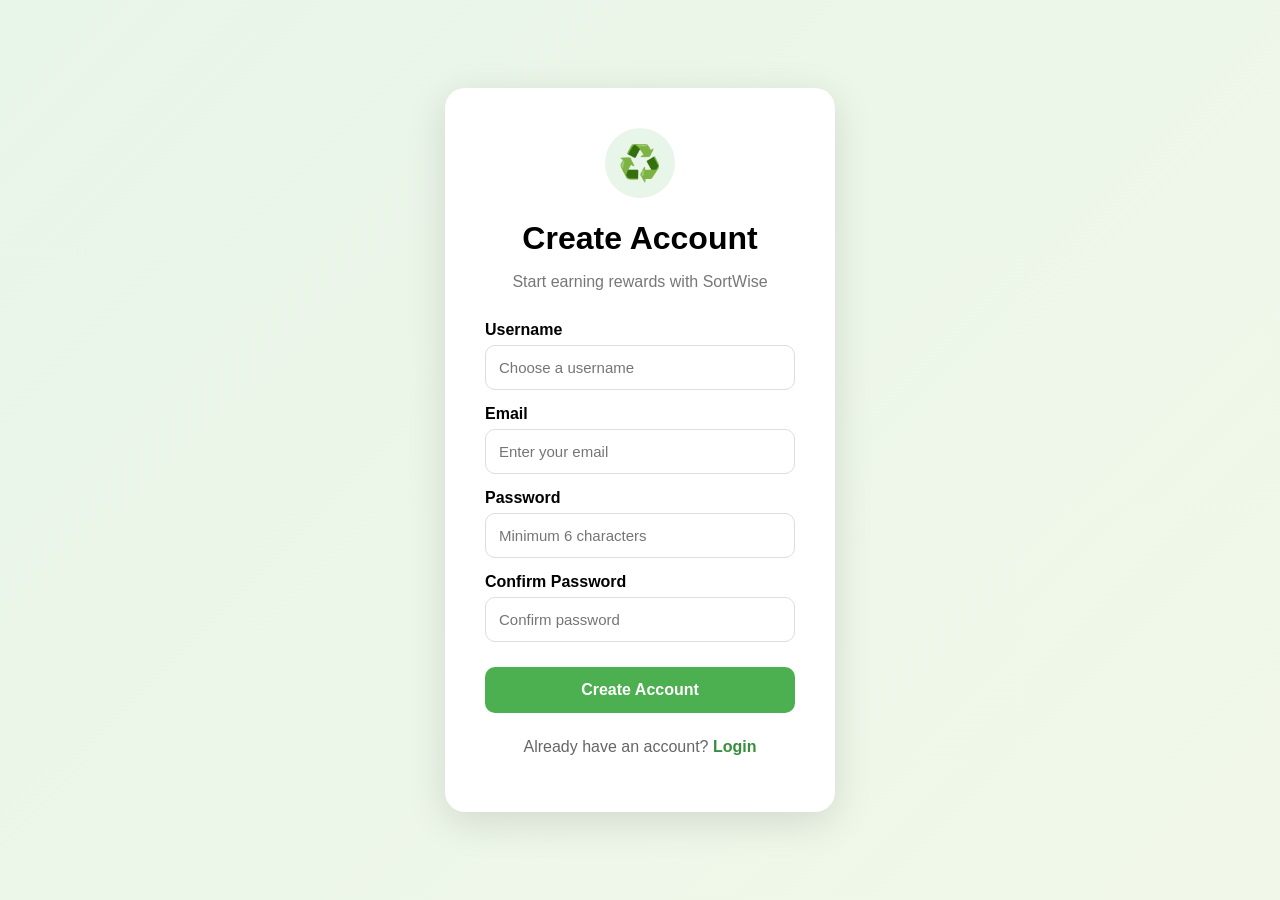
<file: frontend/signup.html>
<!DOCTYPE html>
<html lang="en">

<head>

    <meta charset="UTF-8">

    <meta
        name="viewport"
        content="width=device-width, initial-scale=1.0"
    >

    <title>SortWise - Create Account</title>

    <link rel="stylesheet" href="auth.css">

</head>

<body>

<div class="auth-container">

    <div class="auth-card">

        <div class="logo">
            ♻️
        </div>

        <h1>Create Account</h1>

        <p class="subtitle">
            Start earning rewards with SortWise
        </p>

        <form id="signupForm">

            <label>Username</label>

            <input
                type="text"
                id="signupUsername"
                placeholder="Choose a username"
                required
            >

            <label>Email</label>

            <input
                type="email"
                id="signupEmail"
                placeholder="Enter your email"
                required
            >

            <label>Password</label>

            <input
                type="password"
                id="signupPassword"
                placeholder="Minimum 6 characters"
                minlength="6"
                required
            >

            <label>Confirm Password</label>

            <input
                type="password"
                id="signupConfirmPassword"
                placeholder="Confirm password"
                required
            >

            <button type="submit">
                Create Account
            </button>

            <p id="signupMessage"></p>

        </form>

        <p class="switch">
            Already have an account?
            <a href="login.html">Login</a>
        </p>

    </div>

</div>

<script src="auth.js"></script>

</body>
</html>
</file>
<file: frontend/style.css>
:root {
  --paper: #F6F3EC;
  --paper-raised: #FFFFFF;
  --ink: #20261F;
  --ink-soft: #52584E;
  --line: #DAD3C0;
  --moss: #2F6B3A;
  --moss-soft: #E4EEE2;
  --ochre: #B5651D;
  --ochre-soft: #F4E4D3;
  --stone: #6B6357;
  --stone-soft: #EAE6DC;
  --marigold: #E8A93B;
  --marigold-deep: #C88A22;
  --radius-sm: 6px;
  --radius-md: 12px;
  --shadow-card: 0 1px 0 rgba(32,38,31,0.06), 0 6px 20px rgba(32,38,31,0.06);
}

* { box-sizing: border-box; }

html, body {
  margin: 0;
  padding: 0;
  background: var(--paper);
  color: var(--ink);
  font-family: 'Manrope', system-ui, sans-serif;
}

h1, h2, h3, .stamp-label, .brand-name {
  font-family: 'Fraunces', Georgia, serif;
}

button, input {
  font-family: inherit;
}

.hidden { display: none !important; }

/* ---------- Banner ---------- */
.verify-banner {
  background: var(--ochre-soft);
  color: #7A3E10;
  font-size: 0.85rem;
  padding: 10px 20px;
  text-align: center;
  border-bottom: 1px solid var(--ochre);
}
.verify-banner code {
  background: rgba(0,0,0,0.06);
  padding: 1px 5px;
  border-radius: 4px;
}

/* ---------- Topbar ---------- */
.topbar {
  display: flex;
  align-items: center;
  justify-content: space-between;
  padding: 18px 24px 10px;
  max-width: 720px;
  margin: 0 auto;
}
.brand { display: flex; align-items: center; gap: 8px; }
.brand-mark { font-size: 1.3rem; }
.brand-name { font-size: 1.25rem; font-weight: 600; letter-spacing: 0.01em; }

.user-pill {
  display: flex;
  align-items: center;
}
.name-btn {
  background: transparent;
  border: 1px solid var(--line);
  border-radius: 999px;
  padding: 6px 14px;
  font-size: 0.85rem;
  color: var(--ink-soft);
  cursor: pointer;
}
.name-btn:hover { border-color: var(--moss); color: var(--moss); }

.user-stats {
  display: flex;
  align-items: center;
  gap: 6px;
  background: var(--moss-soft);
  border-radius: 999px;
  padding: 6px 14px;
  font-size: 0.85rem;
  font-weight: 600;
  color: var(--moss);
  cursor: pointer;
}
.user-stats .dot { opacity: 0.5; font-weight: 400; }

/* ---------- Tabs ---------- */
.tabs {
  display: flex;
  gap: 6px;
  max-width: 720px;
  margin: 6px auto 0;
  padding: 0 24px;
  border-bottom: 1px solid var(--line);
}
.tab {
  background: none;
  border: none;
  padding: 10px 6px;
  margin-right: 18px;
  font-size: 0.92rem;
  color: var(--ink-soft);
  cursor: pointer;
  border-bottom: 2px solid transparent;
  position: relative;
  top: 1px;
}
.tab.active {
  color: var(--ink);
  border-bottom: 2px solid var(--moss);
  font-weight: 700;
}

main {
  max-width: 720px;
  margin: 0 auto;
  padding: 24px 24px 80px;
}

.view { display: none; }
.view.active { display: block; }

.view-title { font-size: 1.4rem; margin: 8px 0 2px; }
.view-sub { color: var(--ink-soft); margin: 0 0 20px; font-size: 0.92rem; }

/* ---------- Hero ---------- */
.hero { margin: 6px 0 22px; max-width: 520px; }
.hero h1 {
  font-size: 1.9rem;
  line-height: 1.18;
  font-weight: 600;
  margin: 0 0 10px;
}
.hero h1 em { font-style: italic; color: var(--moss); }
.hero-sub { color: var(--ink-soft); font-size: 0.98rem; line-height: 1.5; margin: 0; }

/* ---------- Dropzone ---------- */
.dropzone {
  border: 2px dashed var(--line);
  border-radius: var(--radius-md);
  background: var(--paper-raised);
  min-height: 220px;
  display: flex;
  align-items: center;
  justify-content: center;
  cursor: pointer;
  transition: border-color 0.15s ease, background 0.15s ease;
  overflow: hidden;
}
.dropzone.drag-over {
  border-color: var(--moss);
  background: var(--moss-soft);
}
.dz-icon { font-size: 2rem; text-align: center; margin-bottom: 8px; }
.dz-title { font-weight: 600; margin: 0 0 4px; text-align: center; }
.dz-sub { color: var(--ink-soft); font-size: 0.85rem; margin: 0; text-align: center; }
#previewImg {
  width: 100%;
  max-height: 360px;
  object-fit: contain;
  background: #111;
}

.scan-actions {
  display: flex;
  gap: 10px;
  margin-top: 16px;
}

.btn-primary {
  background: var(--moss);
  color: white;
  border: none;
  border-radius: var(--radius-sm);
  padding: 12px 22px;
  font-size: 0.95rem;
  font-weight: 700;
  cursor: pointer;
}
.btn-primary:disabled { background: #A9B8A3; cursor: not-allowed; }
.btn-primary:not(:disabled):hover { background: #285C32; }

.btn-ghost {
  background: transparent;
  border: 1px solid var(--line);
  border-radius: var(--radius-sm);
  padding: 12px 18px;
  font-size: 0.95rem;
  color: var(--ink-soft);
  cursor: pointer;
}
.btn-ghost:hover { border-color: var(--ink-soft); color: var(--ink); }

/* ---------- Loading / error ---------- */
.loading-row {
  display: flex;
  align-items: center;
  gap: 10px;
  margin-top: 18px;
  color: var(--ink-soft);
  font-size: 0.9rem;
}
.spinner {
  width: 16px; height: 16px;
  border: 2px solid var(--line);
  border-top-color: var(--moss);
  border-radius: 50%;
  animation: spin 0.8s linear infinite;
}
@keyframes spin { to { transform: rotate(360deg); } }

.error-box {
  margin-top: 16px;
  background: #FBE4E1;
  border: 1px solid #D9847A;
  color: #7A2418;
  padding: 12px 16px;
  border-radius: var(--radius-sm);
  font-size: 0.9rem;
}

/* ---------- Result ticket ---------- */
.ticket {
  margin-top: 26px;
  background: var(--paper-raised);
  border-radius: var(--radius-md);
  box-shadow: var(--shadow-card);
  display: grid;
  grid-template-columns: 200px 1px 1fr;
  overflow: hidden;
}
.ticket-stamp-side {
  padding: 22px 18px;
  display: flex;
  flex-direction: column;
  align-items: center;
  text-align: center;
  gap: 10px;
}
.ticket-divider {
  background-image: linear-gradient(var(--line) 60%, transparent 0%);
  background-position: right;
  background-size: 1px 8px;
  background-repeat: repeat-y;
}
.ticket-guide-side { padding: 22px 22px 22px 26px; }

.stamp {
  border: 2.5px solid currentColor;
  border-radius: 10px;
  padding: 10px 14px;
  transform: rotate(-3deg);
}
.stamp-label {
  font-size: 1.15rem;
  font-weight: 700;
  letter-spacing: 0.01em;
}
.stamp.recyclable { color: var(--moss); }
.stamp.non_recyclable { color: var(--stone); }
.stamp.ewaste { color: var(--ochre); }

.confidence-row { font-size: 0.85rem; color: var(--ink-soft); }
.low-conf-note {
  font-size: 0.78rem;
  color: #7A3E10;
  background: var(--ochre-soft);
  padding: 6px 10px;
  border-radius: var(--radius-sm);
}

.prob-bars { width: 100%; display: flex; flex-direction: column; gap: 6px; margin-top: 4px; }
.prob-bar-row { display: flex; align-items: center; gap: 8px; font-size: 0.72rem; color: var(--ink-soft); }
.prob-bar-label { width: 78px; text-align: right; flex-shrink: 0; }
.prob-bar-track { flex: 1; height: 6px; background: var(--stone-soft); border-radius: 3px; overflow: hidden; }
.prob-bar-fill { height: 100%; background: var(--ink-soft); }

.points-earned {
  margin-top: 6px;
  display: flex;
  align-items: baseline;
  gap: 6px;
  font-size: 0.85rem;
  color: var(--marigold-deep);
  font-weight: 700;
}
.points-earned .plus { font-size: 1.1rem; }

.badge-toast {
  background: var(--marigold);
  color: #4A320A;
  border-radius: var(--radius-sm);
  padding: 8px 12px;
  font-size: 0.8rem;
  font-weight: 700;
}

.guide-summary { font-size: 0.98rem; color: var(--ink-soft); margin: 0 0 14px; }

.guide-steps {
  list-style: none;
  counter-reset: step;
  padding: 0;
  margin: 0;
  display: flex;
  flex-direction: column;
  gap: 12px;
}
.guide-steps li {
  counter-increment: step;
  display: grid;
  grid-template-columns: 26px 1fr;
  gap: 10px;
}
.guide-steps li::before {
  content: counter(step);
  width: 26px;
  height: 26px;
  border-radius: 50%;
  background: var(--moss-soft);
  color: var(--moss);
  font-weight: 700;
  font-size: 0.8rem;
  display: flex;
  align-items: center;
  justify-content: center;
}
.guide-steps .step-title { font-weight: 700; margin: 0 0 2px; font-size: 0.92rem; }
.guide-steps .step-detail { margin: 0; font-size: 0.87rem; color: var(--ink-soft); line-height: 1.45; }

.guide-avoid {
  margin-top: 16px;
  padding-top: 14px;
  border-top: 1px solid var(--line);
  font-size: 0.85rem;
  color: var(--ink-soft);
}
.guide-avoid p { margin: 0 0 6px; font-weight: 700; color: var(--ink); }
.guide-avoid ul { margin: 0; padding-left: 18px; }
.guide-avoid li { margin-bottom: 4px; }

/* ---------- Growth panel ---------- */
.growth-panel {
  margin-top: 30px;
  background: var(--paper-raised);
  border-radius: var(--radius-md);
  border: 1px solid var(--line);
  padding: 18px 20px;
}
.growth-header {
  display: flex;
  justify-content: space-between;
  font-size: 0.85rem;
  font-weight: 700;
  margin-bottom: 8px;
}
.growth-header span:last-child { color: var(--ink-soft); font-weight: 500; }
.growth-bar {
  height: 8px;
  background: var(--stone-soft);
  border-radius: 4px;
  overflow: hidden;
}
.growth-fill {
  height: 100%;
  background: linear-gradient(90deg, var(--moss), var(--marigold));
  width: 0%;
  transition: width 0.4s ease;
}
.badges-row {
  display: flex;
  flex-wrap: wrap;
  gap: 10px;
  margin-top: 14px;
}
.badge-medal {
  display: flex;
  align-items: center;
  gap: 6px;
  background: var(--marigold-deep);
  color: white;
  border-radius: 999px;
  padding: 5px 12px;
  font-size: 0.75rem;
  font-weight: 700;
}
.badge-medal.locked {
  background: var(--stone-soft);
  color: var(--ink-soft);
}

/* ---------- Leaderboard ---------- */
.leaderboard-list {
  list-style: none;
  padding: 0;
  margin: 0;
  display: flex;
  flex-direction: column;
  gap: 2px;
}
.leaderboard-list li {
  display: grid;
  grid-template-columns: 30px 1fr auto auto;
  align-items: center;
  gap: 12px;
  padding: 12px 14px;
  background: var(--paper-raised);
  border: 1px solid var(--line);
}
.leaderboard-list li:first-child { border-radius: var(--radius-sm) var(--radius-sm) 0 0; }
.leaderboard-list li:last-child { border-radius: 0 0 var(--radius-sm) var(--radius-sm); }
.leaderboard-list li + li { border-top: none; }
.lb-rank { font-weight: 700; color: var(--ink-soft); }
.lb-name { font-weight: 600; }
.lb-points { font-weight: 700; color: var(--moss); font-size: 0.9rem; }
.lb-streak { font-size: 0.78rem; color: var(--ink-soft); }

/* ---------- History ---------- */
.history-list {
  list-style: none;
  padding: 0;
  margin: 0;
  display: flex;
  flex-direction: column;
  gap: 8px;
}
.history-list li {
  display: flex;
  justify-content: space-between;
  align-items: center;
  background: var(--paper-raised);
  border: 1px solid var(--line);
  border-radius: var(--radius-sm);
  padding: 12px 14px;
  font-size: 0.88rem;
}
.hist-cat { font-weight: 700; }
.hist-cat.recyclable { color: var(--moss); }
.hist-cat.non_recyclable { color: var(--stone); }
.hist-cat.ewaste { color: var(--ochre); }
.hist-meta { color: var(--ink-soft); font-size: 0.78rem; }
.hist-points { color: var(--marigold-deep); font-weight: 700; }

/* ---------- Modal ---------- */
.modal {
  position: fixed;
  inset: 0;
  background: rgba(32,38,31,0.4);
  display: flex;
  align-items: center;
  justify-content: center;
  z-index: 50;
  padding: 20px;
}
.modal-card {
  background: var(--paper-raised);
  border-radius: var(--radius-md);
  padding: 24px;
  width: 100%;
  max-width: 360px;
}
.modal-card h3 { margin: 0 0 6px; font-size: 1.2rem; }
.modal-card p { margin: 0 0 14px; color: var(--ink-soft); font-size: 0.88rem; }
.modal-card input {
  width: 100%;
  padding: 10px 12px;
  border: 1px solid var(--line);
  border-radius: var(--radius-sm);
  font-size: 0.95rem;
  margin-bottom: 16px;
}
.modal-actions { display: flex; justify-content: flex-end; gap: 8px; }

/* ---------- Responsive ---------- */
@media (max-width: 560px) {
  .ticket { grid-template-columns: 1fr; }
  .ticket-divider { display: none; }
  .ticket-stamp-side { border-bottom: 1px solid var(--line); }
  .hero h1 { font-size: 1.5rem; }
}

/* ============================================================
   GRAD-CAM HEATMAP SECTION
   ============================================================ */

.gradcam-section {
    margin-top: 20px;
    background: var(--surface, #f9f9f7);
    border: 1.5px solid var(--border, #e5e5e0);
    border-radius: 14px;
    padding: 18px 20px;
    transition: all 0.3s ease;
}

.gradcam-section.hidden {
    display: none;
}

.gradcam-header {
    display: flex;
    align-items: center;
    gap: 8px;
    margin-bottom: 6px;
}

.gradcam-icon {
    font-size: 1.1rem;
}

.gradcam-title {
    font-size: 0.95rem;
    font-weight: 700;
    color: var(--text, #1a1a18);
    letter-spacing: 0.01em;
}

.gradcam-label {
    font-size: 0.82rem;
    color: var(--text-muted, #6b7280);
    margin: 0 0 12px 0;
}

.gradcam-img-wrap {
    width: 100%;
    border-radius: 10px;
    overflow: hidden;
    border: 1px solid var(--border, #e5e5e0);
    background: #000;
    position: relative;
}

.gradcam-img {
    width: 100%;
    height: auto;
    display: block;
    border-radius: 10px;
    object-fit: contain;
    max-height: 340px;
}

.gradcam-hint {
    font-size: 0.78rem;
    color: var(--text-muted, #6b7280);
    text-align: center;
    margin: 10px 0 0 0;
}
</file>
<file: frontend/auth.css>
* {
    box-sizing: border-box;
}

body {
    margin: 0;

    font-family:
        Arial,
        Helvetica,
        sans-serif;

    min-height: 100vh;

    display: flex;

    align-items: center;

    justify-content: center;

    background:
        linear-gradient(
            135deg,
            #e8f5e9,
            #f1f8e9
        );
}

.auth-container {
    width: 100%;

    max-width: 430px;

    padding: 20px;
}

.auth-card {

    background: white;

    padding: 40px;

    border-radius: 20px;

    box-shadow:
        0 10px 40px
        rgba(0, 0, 0, 0.12);
}

.logo {

    width: 70px;

    height: 70px;

    margin: auto;

    border-radius: 50%;

    display: flex;

    align-items: center;

    justify-content: center;

    background: #e8f5e9;

    font-size: 35px;
}

h1 {

    text-align: center;

    margin-bottom: 8px;
}

.subtitle {

    text-align: center;

    color: #777;

    margin-bottom: 30px;
}

label {

    display: block;

    margin-top: 15px;

    margin-bottom: 6px;

    font-weight: 600;
}

input {

    width: 100%;

    padding: 13px;

    border: 1px solid #ddd;

    border-radius: 10px;

    font-size: 15px;
}

input:focus {

    outline: none;

    border-color: #4caf50;
}

button {

    width: 100%;

    margin-top: 25px;

    padding: 14px;

    border: none;

    border-radius: 10px;

    background: #4caf50;

    color: white;

    font-size: 16px;

    font-weight: bold;

    cursor: pointer;
}

button:hover {

    background: #388e3c;
}

.switch {

    text-align: center;

    margin-top: 25px;

    color: #666;
}

.switch a {

    color: #388e3c;

    font-weight: bold;

    text-decoration: none;
}

#loginMessage,
#signupMessage {

    text-align: center;

    margin-top: 15px;

    font-weight: 600;
}
</file>
